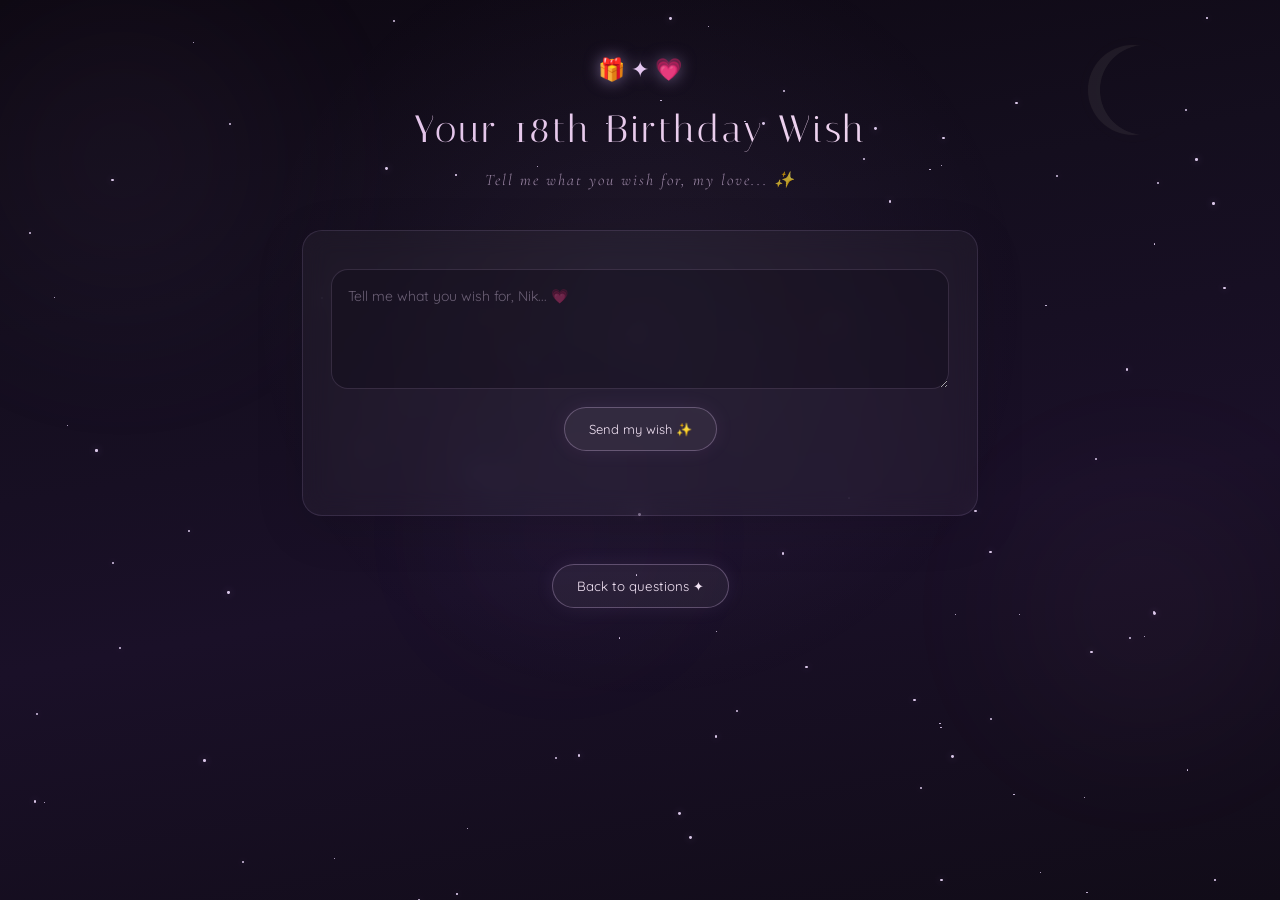
<file: gift.html>
<!DOCTYPE html>
<html lang="en">
<head>
  <meta charset="UTF-8">
  <meta name="viewport" content="width=device-width, initial-scale=1.0">
  <title>Your 18th Birthday Wish 🎁</title>
  <link rel="preconnect" href="https://fonts.googleapis.com">
  <link rel="preconnect" href="https://fonts.gstatic.com" crossorigin>
  <link href="https://fonts.googleapis.com/css2?family=Cormorant+Garamond:ital,wght@0,300;0,400;1,300;1,400&family=Italiana&family=Poiret+One&family=Quicksand:wght@300;400;500&display=swap" rel="stylesheet">
  <link rel="stylesheet" href="style.css">
</head>
<body>
  <div class="nebula n1"></div><div class="nebula n2"></div><div class="nebula n3"></div>
  <div class="moon"></div>
  <div class="stars-container" id="stars"></div>
  <div id="glitter"></div>

  <main class="questions-page">
    <div class="page-heading">
      <div class="heart-row">🎁 ✦ 💗</div>
      <h1>Your 18th Birthday Wish</h1>
      <p>Tell me what you wish for, my love... ✨</p>
    </div>

    <section class="question-card gift-card">
      <div id="giftFormContainer">
        <textarea class="question-input" id="gift-answer" maxlength="1500" placeholder="Tell me what you wish for, Nik... 💗"></textarea>
        <button class="answer-button" id="giftSubmitBtn" onclick="startWishCountdown()">Send my wish ✨</button>
        <div class="mini-status" id="giftStatus" aria-live="polite"></div>
      </div>

      <!-- Dedicated 11:11 Lucky Clock Screen -->
      <div class="wish-reveal hidden" id="wishReveal">
        <div class="heart-row">✦ ✨ 11:11 ✨ ✦</div>
        <p class="wish-lucky-subtitle">Making your wish come true...</p>

        <div class="countdown-grid gift-countdown-grid" aria-label="Lucky wish timer">
          <div class="countdown-box"><div class="number" id="gift-mins">00</div><div class="label">Minutes</div></div>
          <div class="countdown-box"><div class="number" id="gift-secs">00</div><div class="label">Seconds</div></div>
        </div>

        <div class="wish-prompt hidden" id="wishPrompt">
          <p>Did you make a wish? 💗</p>
          <div class="signature">Sent to Ro 💌</div>
        </div>
      </div>
    </section>

    <button class="glow-button secondary-button" onclick="window.location.href='questions.html'">Back to questions ✦</button>
  </main>

  <script src="script.js"></script>
  <script>
    const FORM_ID = 'maeyobzw';

    async function startWishCountdown() {
      const input = document.getElementById('gift-answer');
      const button = document.getElementById('giftSubmitBtn');
      const status = document.getElementById('giftStatus');
      const wishVal = input.value.trim();

      if (!wishVal) {
        status.textContent = 'Write your wish first 💗';
        status.className = 'mini-status error';
        return;
      }

      button.disabled = true;
      button.textContent = 'Sending... ✨';
      status.textContent = '';

      try {
        const response = await fetch(`https://formspree.io/f/${FORM_ID}`, {
          method: 'POST',
          headers: { 'Accept': 'application/json', 'Content-Type': 'application/json' },
          body: JSON.stringify({
            eighteenth_birthday_gift_wish: wishVal,
            page: 'Nik Birthday Website — Gift Wish Page'
          })
        });

        if (!response.ok) throw new Error('Submission failed');

        document.getElementById('giftFormContainer').classList.add('hidden');
        document.getElementById('wishReveal').classList.remove('hidden');

        const duration = 4000;
        const start = performance.now();
        const minsEl = document.getElementById('gift-mins');
        const secsEl = document.getElementById('gift-secs');
        const prompt = document.getElementById('wishPrompt');

        function animateWishClock(now) {
          const progress = Math.min((now - start) / duration, 1);
          const totalSeconds = Math.floor(progress * (11 * 60 + 11));
          const minutes = Math.floor(totalSeconds / 60);
          const seconds = totalSeconds % 60;

          minsEl.textContent = String(minutes).padStart(2, '0');
          secsEl.textContent = String(seconds).padStart(2, '0');

          if (progress < 1) {
            requestAnimationFrame(animateWishClock);
          } else {
            minsEl.textContent = '11';
            secsEl.textContent = '11';
            prompt.classList.remove('hidden');
            burstGlitter();
          }
        }
        requestAnimationFrame(animateWishClock);

      } catch (error) {
        status.textContent = 'Something went wrong. Please try again.';
        status.className = 'mini-status error';
        button.disabled = false;
        button.textContent = 'Send my wish ✨';
      }
    }

    function burstGlitter() {
      for (let i = 0; i < 35; i++) {
        const s = document.createElement('span');
        s.className = 'burst-glitter';
        s.textContent = ['✦','✧','⋆','♡'][Math.floor(Math.random()*4)];
        s.style.left = (50 + (Math.random()*50-25)) + '%';
        s.style.top = (45 + (Math.random()*20-10)) + '%';
        s.style.setProperty('--x', (Math.random()*240-120) + 'px');
        s.style.setProperty('--y', (Math.random()*220-110) + 'px');
        document.body.appendChild(s);
        setTimeout(() => s.remove(), 1300);
      }
    }
  </script>
</body>
</html>
</file>
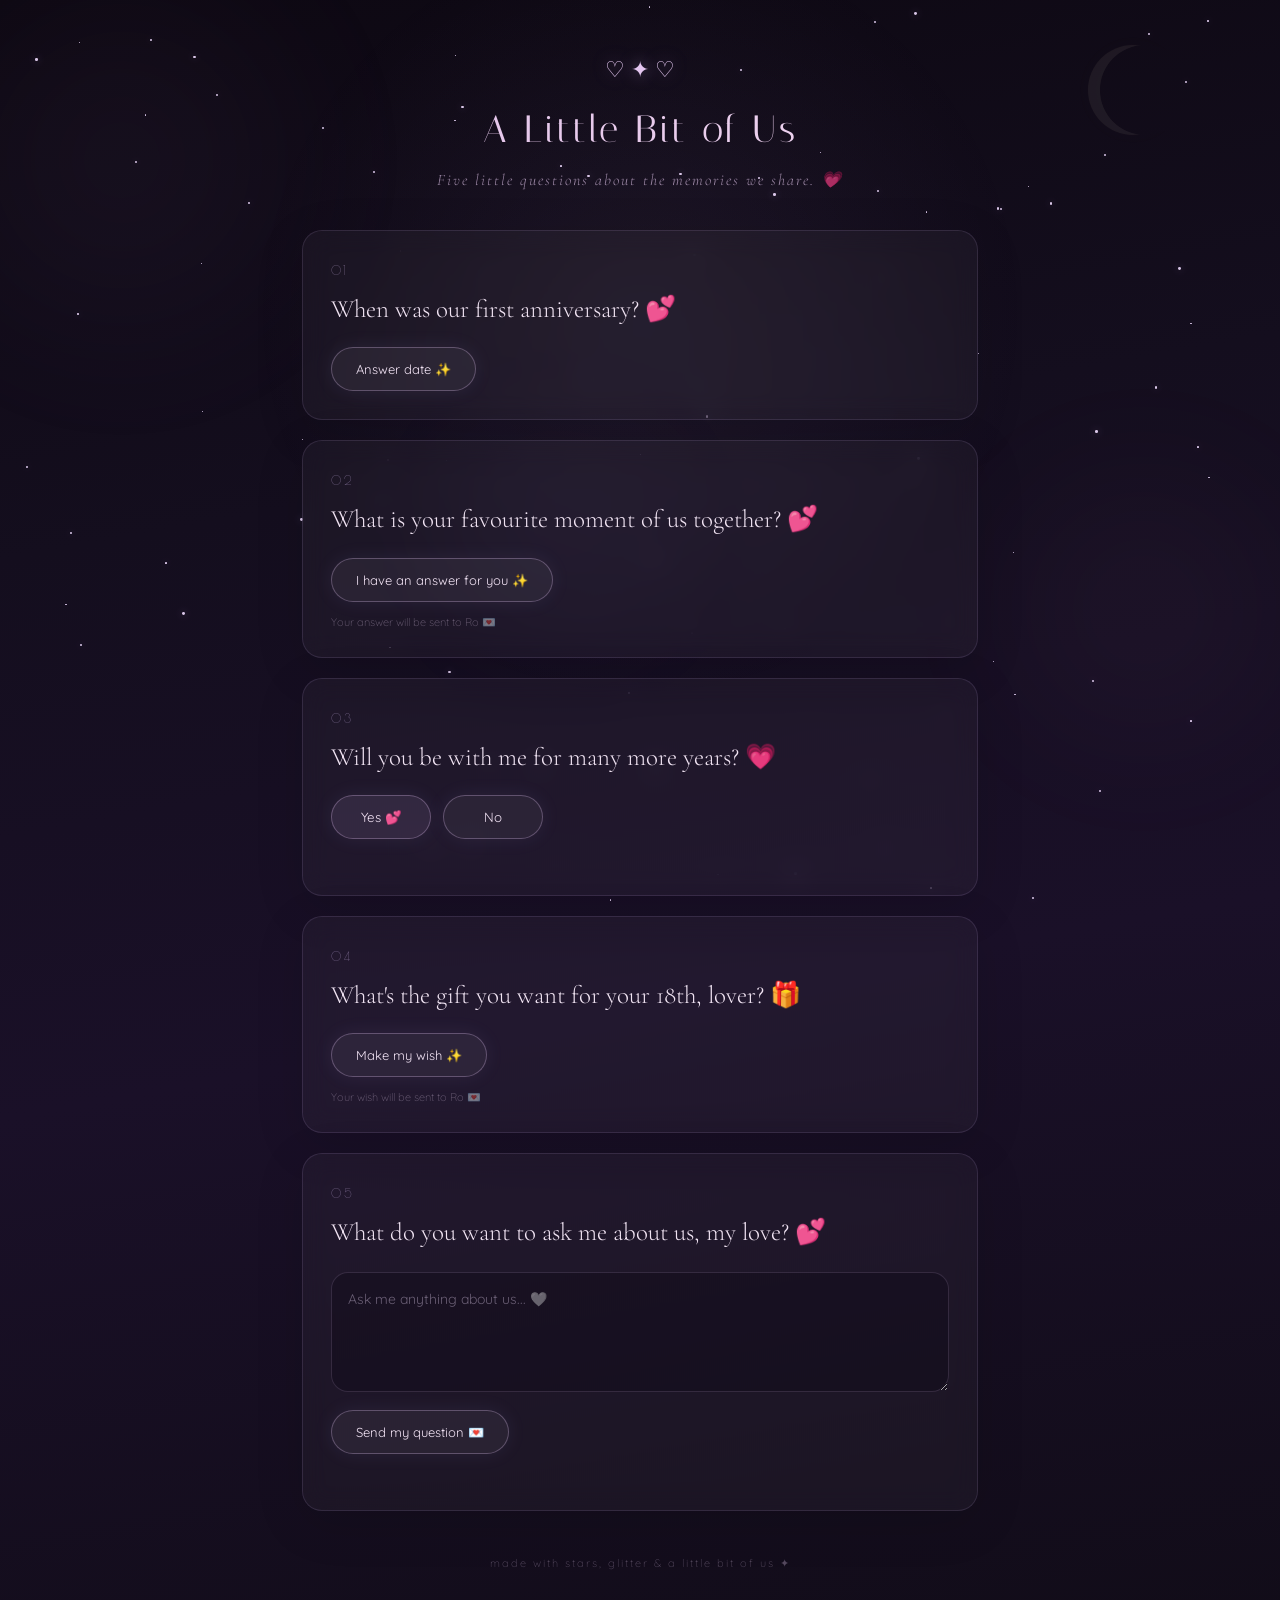
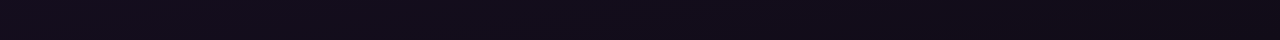
<file: questions.html>
<!DOCTYPE html>
<html lang="en">
<head>
  <meta charset="UTF-8">
  <meta name="viewport" content="width=device-width, initial-scale=1.0">
  <title>A Little Us Quiz 💗</title>
  <link rel="preconnect" href="https://fonts.googleapis.com">
  <link rel="preconnect" href="https://fonts.gstatic.com" crossorigin>
  <link href="https://fonts.googleapis.com/css2?family=Cormorant+Garamond:ital,wght@0,300;0,400;1,300;1,400&family=Italiana&family=Poiret+One&family=Quicksand:wght@300;400;500&display=swap" rel="stylesheet">
  <link rel="stylesheet" href="style.css">
</head>
<body>
  <div class="nebula n1"></div><div class="nebula n2"></div><div class="nebula n3"></div>
  <div class="moon"></div>
  <div class="stars-container" id="stars"></div>
  <div id="glitter"></div>

  <main class="questions-page">
    <div class="page-heading">
      <div class="heart-row">♡ ✦ ♡</div>
      <h1>A Little Bit of Us</h1>
      <p>Five little questions about the memories we share. 💗</p>
    </div>

    <section class="question-card">
      <span class="question-number">01</span>
      <h2>When was our first anniversary? 💕</h2>
      <button class="answer-button" onclick="window.location.href='anniversary.html'">Answer date ✨</button>
    </section>

    <section class="question-card">
      <span class="question-number">02</span>
      <h2>What is your favourite moment of us together? 💕</h2>
      <button class="answer-button" onclick="window.location.href='moment.html'">I have an answer for you ✨</button>
      <p class="send-note">Your answer will be sent to Ro 💌</p>
    </section>

    <section class="question-card">
      <span class="question-number">03</span>
      <h2>Will you be with me for many more years? 💗</h2>
      <div class="choice-row">
        <button class="yes-button" onclick="chooseYes()">Yes 💕</button>
        <button class="no-button" id="noButton" onclick="chooseNo()">No</button>
      </div>
      <div class="answer" id="yesAnswer"></div>
      <div class="mini-status" id="yearsStatus" aria-live="polite"></div>
    </section>

    <section class="question-card">
      <span class="question-number">04</span>
      <h2>What's the gift you want for your 18th, lover? 🎁</h2>
      <button class="answer-button" onclick="window.location.href='gift.html'">Make my wish ✨</button>
      <p class="send-note">Your wish will be sent to Ro 💌</p>
    </section>

    <section class="question-card">
      <span class="question-number">05</span>
      <h2>What do you want to ask me about us, my love? 💕</h2>
      <textarea class="question-input" id="ask-answer" maxlength="1500" placeholder="Ask me anything about us... 🤍"></textarea>
      <button class="answer-button" onclick="sendTextAnswer(event,'question_for_ro','ask-answer','askStatus')">Send my question 💌</button>
      <div class="mini-status" id="askStatus" aria-live="polite"></div>
    </section>

    <footer>made with stars, glitter & a little bit of us ✦</footer>
  </main>

  <script src="script.js"></script>
  <script>
    const FORM_ID = 'maeyobzw';

    async function sendToEmail(fields, statusElement, button = null, originalText = '') {
      const status = document.getElementById(statusElement);

      if (button) {
        button.disabled = true;
        button.textContent = 'Sending... ✨';
      }

      status.textContent = '';

      try {
        const response = await fetch(`https://formspree.io/f/${FORM_ID}`, {
          method: 'POST',
          headers: { 'Accept': 'application/json', 'Content-Type': 'application/json' },
          body: JSON.stringify({ ...fields, page: 'Nik Birthday Website — Questions' })
        });

        if (!response.ok) throw new Error('Submission failed');

        status.textContent = 'Sent to Ro 💌';
        status.className = 'mini-status success';
        if (button) button.textContent = 'Sent ✨';
        return true;
      } catch (error) {
        status.textContent = 'Something went wrong. Please try again.';
        status.className = 'mini-status error';
        if (button) {
          button.disabled = false;
          button.textContent = originalText;
        }
        return false;
      }
    }

    function chooseNo() {
      const button = document.getElementById('noButton');
      button.textContent = 'Yes 💕';
      button.className = 'yes-button';
      button.onclick = chooseYes;
      button.style.transform = 'scale(1.05)';
      setTimeout(() => button.style.transform = '', 250);
    }

    async function chooseYes() {
      const answer = document.getElementById('yesAnswer');
      const status = document.getElementById('yearsStatus');
      const yesButtons = document.querySelectorAll('.yes-button');

      status.textContent = 'Sending... ✨';
      status.className = 'mini-status';
      yesButtons.forEach(b => b.disabled = true);

      try {
        const response = await fetch(`https://formspree.io/f/${FORM_ID}`, {
          method: 'POST',
          headers: {'Accept': 'application/json','Content-Type': 'application/json'},
          body: JSON.stringify({ many_more_years: 'Yes 💗', page: 'Nik Birthday Website — Questions' })
        });
        if (!response.ok) throw new Error('Submission failed');
        answer.innerHTML = 'Here’s to us for many more years! 🥂💗';
        answer.classList.add('show');
        status.textContent = 'Sent to Ro 💌';
        status.className = 'mini-status success';
        burstGlitter();
      } catch (error) {
        status.textContent = 'Something went wrong. Please try again.';
        status.className = 'mini-status error';
        yesButtons.forEach(b => b.disabled = false);
      }
    }

    async function sendTextAnswer(event, fieldName, inputId, statusId) {
      const input = document.getElementById(inputId);
      const button = event.currentTarget;
      const value = input.value.trim();
      const status = document.getElementById(statusId);
      if (!value) {
        status.textContent = 'Write something first 💗';
        status.className = 'mini-status error';
        return;
      }
      const sent = await sendToEmail({ [fieldName]: value }, statusId, button, 'Send my answer 💌');
      if (sent) input.disabled = true;
    }

    function burstGlitter() {
      for (let i = 0; i < 35; i++) {
        const s = document.createElement('span');
        s.className = 'burst-glitter';
        s.textContent = ['✦','✧','⋆','♡'][Math.floor(Math.random()*4)];
        s.style.left = (50 + (Math.random()*50-25)) + '%';
        s.style.top = (45 + (Math.random()*20-10)) + '%';
        s.style.setProperty('--x', (Math.random()*240-120) + 'px');
        s.style.setProperty('--y', (Math.random()*220-110) + 'px');
        document.body.appendChild(s);
        setTimeout(() => s.remove(), 1300);
      }
    }
  </script>
</body>
</html>
</file>
<file: style.css>
*{margin:0;padding:0;box-sizing:border-box}
html{scroll-behavior:smooth}
body{
  min-height:100vh;
  background:linear-gradient(170deg,#0d0812 0%,#140e1e 30%,#1a1028 60%,#110c18 100%);
  color:#ede0f0;font-family:'Quicksand',sans-serif;font-weight:300;overflow-x:hidden
}
body:before{content:"";position:fixed;inset:0;pointer-events:none;background:radial-gradient(circle at 50% 35%,rgba(220,190,255,.06),transparent 45%);z-index:0}
.nebula{position:fixed;pointer-events:none;z-index:0;border-radius:50%;filter:blur(80px);opacity:.12}
.n1{width:500px;height:500px;top:-10%;left:-10%;background:radial-gradient(circle,rgba(200,160,220,.5),transparent 70%)}
.n2{width:400px;height:400px;bottom:10%;right:-5%;background:radial-gradient(circle,rgba(255,182,218,.4),transparent 70%)}
.n3{width:350px;height:350px;top:40%;left:30%;background:radial-gradient(circle,rgba(180,160,255,.3),transparent 70%)}
.moon{position:fixed;top:5%;right:7%;width:90px;height:90px;border-radius:50%;box-shadow:-12px 0 0 rgba(255,248,220,.75),-12px 0 20px 2px rgba(245,230,184,.2);opacity:.08;z-index:1}
.stars-container{position:fixed;inset:0;pointer-events:none;z-index:0}
.star{position:absolute;border-radius:50%;background:rgba(240,220,255,.9);box-shadow:0 0 8px rgba(230,200,255,.45);animation:twinkle 4s ease-in-out infinite alternate}
@keyframes twinkle{from{opacity:.15;transform:scale(.8)}to{opacity:.8;transform:scale(1.25)}}
#glitter{position:fixed;inset:0;pointer-events:none;z-index:3}
.glitter-dot{position:absolute;color:rgba(235,210,255,.7);font-size:12px;animation:float 7s ease-in-out infinite}
@keyframes float{0%,100%{opacity:0;transform:translateY(20px) rotate(0)}25%{opacity:.65}80%{opacity:.35}100%{transform:translateY(-120px) rotate(180deg)}}

.main-wrapper{position:relative;z-index:2;max-width:560px;margin:0 auto;padding:48px 24px;text-align:center}
.header{margin-bottom:56px}
.sparkle-row,.heart-row{display:flex;justify-content:center;gap:16px;margin-bottom:20px;color:#e4c6f0;font-size:22px;text-shadow:0 0 16px rgba(220,190,255,.5)}
.small-star{font-size:14px}
.header h1,.page-heading h1,.moment-page h1{
  font-family:'Italiana',serif;font-size:38px;font-weight:400;letter-spacing:3px;line-height:1.4;
  background:linear-gradient(135deg,#e0c0e8,#f0d6f0,#fff0f8,#e8d0f0,#d8b8e0);
  background-size:400% auto;-webkit-background-clip:text;-webkit-text-fill-color:transparent;
  animation:shimmer 6s ease-in-out infinite
}
@keyframes shimmer{0%,100%{background-position:0 center}50%{background-position:100% center}}
.subtitle,.page-heading p{font-size:16px;color:rgba(210,185,220,.72);margin-top:14px;font-style:italic;font-family:'Cormorant Garamond',serif;letter-spacing:2px}
.countdown-grid{display:grid;grid-template-columns:repeat(4,1fr);gap:16px;margin-bottom:44px}
.countdown-box,.question-card,.letter-card{
  background:rgba(255,255,255,.035);border:1px solid rgba(220,190,255,.12);border-radius:20px;
  backdrop-filter:blur(12px);box-shadow:0 12px 50px rgba(0,0,0,.12)
}
.countdown-box{padding:26px 8px;animation:gentleFloat 7s ease-in-out infinite}
.countdown-box:nth-child(2){animation-delay:.3s}.countdown-box:nth-child(3){animation-delay:.6s}.countdown-box:nth-child(4){animation-delay:.9s}
@keyframes gentleFloat{50%{transform:translateY(-6px)}}
.number{font-family:'Poiret One',sans-serif;font-size:44px;color:rgba(230,200,255,.9);text-shadow:0 0 24px rgba(220,190,255,.25)}
.label{font-size:9px;text-transform:uppercase;letter-spacing:3px;color:rgba(200,180,210,.55);margin-top:10px}
.personal-message,.letter-card{margin:36px auto;padding:36px 28px;max-width:500px}
.personal-message p,.letter-card p{font-family:'Cormorant Garamond',serif;font-style:italic;font-size:18px;color:rgba(230,210,240,.87);line-height:1.9}
.signature{margin-top:18px;font-family:'Poiret One',sans-serif;font-size:12px;color:rgba(220,190,255,.5);letter-spacing:4px;text-transform:lowercase}
.hidden{display:none!important}
.birthday-reveal{position:relative;z-index:4;min-height:100vh;display:flex;align-items:center;justify-content:center;text-align:center;padding:30px}
.reveal-content{max-width:700px;animation:revealIn 1.5s ease both}
@keyframes revealIn{from{opacity:0;transform:translateY(30px) scale(.96)}to{opacity:1;transform:none}}
.reveal-content h2{font-family:'Italiana',serif;font-size:clamp(48px,9vw,88px);letter-spacing:3px;color:#fff0fa;text-shadow:0 0 35px rgba(255,190,235,.45)}
.reveal-subtitle{font-family:'Cormorant Garamond',serif;font-style:italic;font-size:23px;color:#e9d5eb;margin:18px 0 35px}
.glow-button,.answer-button,.yes-button,.no-button{
  border:1px solid rgba(235,205,255,.28);border-radius:999px;padding:13px 24px;
  background:rgba(255,255,255,.055);color:#f4e5f6;font-family:'Quicksand',sans-serif;
  cursor:pointer;transition:.25s;box-shadow:0 0 20px rgba(210,175,255,.08)
}
.glow-button:hover,.answer-button:hover,.yes-button:hover,.no-button:hover{transform:translateY(-2px);background:rgba(230,200,255,.12);box-shadow:0 0 28px rgba(220,190,255,.18)}
.questions-page,.moment-page{position:relative;z-index:2;max-width:720px;margin:auto;padding:55px 22px 70px;text-align:center}
.page-heading{margin-bottom:40px}
.question-card{padding:28px;margin:20px 0;text-align:left;position:relative}
.question-number{font-family:'Poiret One',sans-serif;font-size:12px;letter-spacing:3px;color:rgba(225,195,250,.45)}
.question-card h2{font-family:'Cormorant Garamond',serif;font-size:25px;font-weight:300;line-height:1.45;margin:12px 0 20px;color:#f0e3f2}
.answer-button{font-size:13px}.answer{max-height:0;overflow:hidden;opacity:0;margin-top:0;font-family:'Cormorant Garamond',serif;font-style:italic;font-size:20px;color:#f1d8ef;transition:.5s ease}
.answer.show{max-height:200px;opacity:1;margin-top:20px}
.choice-row{display:flex;gap:12px;flex-wrap:wrap}.yes-button,.no-button{min-width:100px}
.yes-button{background:rgba(220,185,240,.1)}
footer{margin-top:45px;color:rgba(210,185,220,.35);font-size:11px;letter-spacing:2px}
.moment-page{max-width:680px;padding-top:80px}.moment-page h1{font-size:46px}
.moment-intro{font-family:'Cormorant Garamond',serif;font-size:22px;font-style:italic;color:#dcc9df;margin:20px 0}
.letter-card{text-align:left;margin:35px auto 30px;max-width:600px}.letter-card p{margin-bottom:18px}.letter-card strong{font-style:normal;color:#f3dff0}
#confetti{position:fixed;inset:0;z-index:10;pointer-events:none}
.burst-glitter{position:fixed;z-index:20;color:#f1d8ff;font-size:20px;pointer-events:none;animation:burst 1.3s ease-out forwards}
@keyframes burst{from{opacity:1;transform:translate(-50%,-50%) scale(.5)}to{opacity:0;transform:translate(calc(-50% + var(--x)),calc(-50% + var(--y))) rotate(360deg) scale(1.4)}}
@media(max-width:600px){.main-wrapper{padding:35px 16px}.header h1{font-size:31px}.countdown-grid{gap:8px}.countdown-box{padding:20px 4px}.number{font-size:34px}.question-card{padding:23px}.question-card h2{font-size:22px}.moment-page h1{font-size:38px}}

/* Favourite moment page */
.moment-card{max-width:620px;margin:32px auto;padding:30px;text-align:left;background:rgba(255,255,255,.04);border:1px solid rgba(220,190,255,.14);border-radius:24px;backdrop-filter:blur(12px);box-shadow:0 15px 55px rgba(0,0,0,.16)}
.moment-card label{display:block;font-family:'Cormorant Garamond',serif;font-size:23px;color:#f1dff3;margin-bottom:14px}
.moment-card textarea{width:100%;resize:vertical;min-height:155px;padding:17px 18px;border-radius:18px;border:1px solid rgba(230,200,255,.16);background:rgba(10,6,16,.35);color:#f5eaf6;font-family:'Quicksand',sans-serif;font-size:15px;line-height:1.7;outline:none}
.moment-card textarea:focus{border-color:rgba(235,205,255,.35);box-shadow:0 0 25px rgba(220,190,255,.08)}
.moment-card textarea::placeholder{color:rgba(230,210,240,.42)}
.moment-card .glow-button{margin-top:16px}
.form-note{font-size:11px;color:rgba(220,195,225,.52);margin-top:12px;line-height:1.6}
.form-status{min-height:20px;margin-top:12px;font-size:12px;color:#f1d8ef}.form-status.error{color:#f3b7ce}
.moment-success{animation:revealIn 1s ease both;margin-top:50px}
.moment-success h2{font-family:'Italiana',serif;font-size:clamp(34px,6vw,56px);line-height:1.25;color:#fff0fa;text-shadow:0 0 28px rgba(255,190,235,.35)}
.moment-success>p{font-family:'Cormorant Garamond',serif;font-size:21px;font-style:italic;color:#dcc9df;margin:16px 0 25px}
.polaroid-table{position:relative;min-height:700px;margin:30px auto 10px;max-width:680px;border-radius:30px;overflow:hidden;background:radial-gradient(circle at 20% 15%,rgba(255,219,238,.16),transparent 28%),radial-gradient(circle at 82% 78%,rgba(218,198,255,.13),transparent 30%),linear-gradient(135deg,#6b5965 0%,#8b7780 42%,#65535e 100%);box-shadow:0 24px 70px rgba(0,0,0,.42),inset 0 0 80px rgba(20,10,22,.35)}
.polaroid-table:before{content:"";position:absolute;inset:-20px;opacity:.16;pointer-events:none;background-image:repeating-linear-gradient(0deg,rgba(255,255,255,.08) 0 1px,transparent 1px 5px),repeating-linear-gradient(90deg,rgba(30,15,25,.07) 0 1px,transparent 1px 7px);mix-blend-mode:soft-light}
.polaroid-table:after{content:"";position:absolute;inset:0;pointer-events:none;background:radial-gradient(ellipse at center,transparent 45%,rgba(20,8,20,.28) 100%)}
.table-glow{position:absolute;width:280px;height:280px;left:50%;top:50%;transform:translate(-50%,-50%);border-radius:50%;background:rgba(255,211,238,.13);filter:blur(65px);pointer-events:none}
.polaroid{position:absolute;width:250px;padding:11px 11px 38px;background:#fffaf5;box-shadow:0 18px 36px rgba(0,0,0,.43);color:#3b2938;transition:transform .3s ease,box-shadow .3s ease;z-index:2}
.polaroid img{display:block;width:100%;height:235px;object-fit:cover;background:#332635;border:1px solid rgba(50,30,50,.1)}
.polaroid figcaption{font-family:'Cormorant Garamond',serif;font-size:18px;text-align:center;margin-top:10px;font-style:italic;letter-spacing:.2px}
.polaroid:hover{transform:rotate(0deg) translateY(-8px) scale(1.04)!important;z-index:8;box-shadow:0 26px 50px rgba(0,0,0,.52)}
.photo-tape{position:absolute;z-index:4;width:74px;height:23px;top:-9px;left:50%;transform:translateX(-50%) rotate(-2deg);background:rgba(246,222,220,.66);box-shadow:0 2px 5px rgba(0,0,0,.08);backdrop-filter:blur(2px)}
.p1{left:5%;top:8%;transform:rotate(-9deg)}.p2{right:5%;top:7%;transform:rotate(8deg);z-index:3}.p3{left:50%;top:42%;transform:translateX(-50%) rotate(-3deg);z-index:5}
.table-sparkle{position:absolute;z-index:6;color:rgba(255,235,249,.8);font-size:20px;text-shadow:0 0 16px rgba(255,210,239,.65);pointer-events:none}.s1{left:46%;top:14%;transform:rotate(15deg)}.s2{right:18%;bottom:16%;transform:rotate(-10deg)}.s3{left:12%;bottom:12%;transform:rotate(8deg)}
.secondary-button{margin-top:28px}.send-note{font-size:11px;color:rgba(220,195,225,.42);margin-top:13px}
.question-input{width:100%;min-height:120px;resize:vertical;margin:2px 0 14px;padding:15px 16px;border-radius:17px;border:1px solid rgba(230,200,255,.14);background:rgba(10,6,16,.28);color:#f5eaf6;font-family:'Quicksand',sans-serif;font-size:14px;line-height:1.65;outline:none}.question-input:focus{border-color:rgba(235,205,255,.32);box-shadow:0 0 24px rgba(220,190,255,.08)}.question-input::placeholder{color:rgba(230,210,240,.4)}
.mini-status{min-height:18px;margin-top:10px;font-size:11px;color:rgba(235,215,240,.55)}.mini-status.success{color:#eecfeb}.mini-status.error{color:#f3b7ce}
@media(max-width:600px){.moment-card{padding:22px}.polaroid-table{min-height:720px}.polaroid{width:175px;padding:8px 8px 29px}.polaroid img{height:165px}.polaroid figcaption{font-size:15px}.p1{left:1%;top:7%}.p2{right:1%;top:6%}.p3{left:50%;top:42%}}

/* Reaction Image Scaling Fix */
.anniversary-reaction {
  margin-top: 18px;
  display: flex;
  justify-content: center;
}
.reaction-img {
  max-width: 260px;
  max-height: 220px;
  width: 100%;
  height: auto;
  object-fit: cover;
  border-radius: 16px;
  box-shadow: 0 8px 24px rgba(0,0,0,0.3);
  border: 1px solid rgba(220,190,255,0.2);
}

/* iOS / iPhone Style Haptic Picker Wheel */
.picker-card {
  text-align: center;
}
.picker-container {
  position: relative;
  display: flex;
  justify-content: center;
  gap: 20px;
  height: 200px;
  margin: 20px 0;
  overflow: hidden;
  mask-image: linear-gradient(to bottom, transparent, black 35%, black 65%, transparent);
  -webkit-mask-image: linear-gradient(to bottom, transparent, black 35%, black 65%, transparent);
}
.picker-selection-bar {
  position: absolute;
  top: 50%;
  left: 50%;
  transform: translate(-50%, -50%);
  width: 85%;
  height: 40px;
  background: rgba(230, 200, 255, 0.12);
  border-top: 1px solid rgba(230, 200, 255, 0.3);
  border-bottom: 1px solid rgba(230, 200, 255, 0.3);
  border-radius: 10px;
  pointer-events: none;
}
.wheel-column {
  width: 120px;
  height: 100%;
  overflow-y: scroll;
  scroll-snap-type: y mandatory;
  scrollbar-width: none;
}
.wheel-column::-webkit-scrollbar {
  display: none;
}
.wheel-spacer {
  height: 80px;
}
.wheel-item {
  height: 40px;
  line-height: 40px;
  font-family: 'Quicksand', sans-serif;
  font-size: 18px;
  color: #f1d8ef;
  scroll-snap-align: center;
  user-select: none;
}

/* Gift Wish Page Countdown */
.gift-card {
  text-align: center;
  padding: 36px 28px;
}
.gift-countdown-grid {
  grid-template-columns: repeat(2, 1fr);
  max-width: 280px;
  margin: 28px auto 20px;
}
.wish-lucky-subtitle {
  font-family: 'Cormorant Garamond', serif;
  font-style: italic;
  font-size: 20px;
  color: #e9d5eb;
  margin-top: 10px;
}
.wish-prompt p {
  font-family: 'Cormorant Garamond', serif;
  font-style: italic;
  font-size: 24px;
  color: #fff0fa;
  margin-top: 15px;
}

/* Audio Permission Modal Prompt */
.audio-modal-overlay {
  position: fixed;
  inset: 0;
  z-index: 100;
  background: rgba(8, 4, 14, 0.82);
  backdrop-filter: blur(14px);
  display: flex;
  align-items: center;
  justify-content: center;
  padding: 20px;
}
.audio-modal-card {
  max-width: 380px;
  width: 100%;
  background: rgba(25, 16, 38, 0.95);
  border: 1px solid rgba(220, 190, 255, 0.25);
  border-radius: 24px;
  padding: 30px 24px;
  text-align: center;
  box-shadow: 0 20px 60px rgba(0, 0, 0, 0.5);
  animation: revealIn 0.4s ease both;
}
.modal-icon {
  font-size: 36px;
  margin-bottom: 12px;
}
.audio-modal-card h2 {
  font-family: 'Italiana', serif;
  font-size: 26px;
  color: #fff0fa;
  margin-bottom: 10px;
}
.audio-modal-card p {
  font-family: 'Cormorant Garamond', serif;
  font-size: 18px;
  font-style: italic;
  color: #e9d5eb;
  line-height: 1.5;
  margin-bottom: 24px;
}
.modal-actions {
  display: flex;
  flex-direction: column;
  gap: 12px;
}
.modal-btn-primary {
  background: rgba(230, 200, 255, 0.2) !important;
  font-weight: 500;
}
.modal-btn-secondary {
  border-color: rgba(235, 205, 255, 0.12) !important;
  color: rgba(244, 229, 246, 0.65) !important;
  font-size: 13px;
}

/* Floating Audio Control Pill */
.music-floating-btn {
  position: fixed;
  bottom: 24px;
  right: 24px;
  z-index: 50;
  width: 48px;
  height: 48px;
  border-radius: 50%;
  border: 1px solid rgba(235, 205, 255, 0.28);
  background: rgba(25, 16, 38, 0.75);
  backdrop-filter: blur(8px);
  color: #f4e5f6;
  font-size: 20px;
  cursor: pointer;
  display: flex;
  align-items: center;
  justify-content: center;
  transition: transform 0.2s ease, box-shadow 0.2s ease;
  box-shadow: 0 8px 24px rgba(0, 0, 0, 0.3);
}
.music-floating-btn:hover {
  transform: scale(1.08);
  box-shadow: 0 0 20px rgba(220, 190, 255, 0.3);
}
</file>
